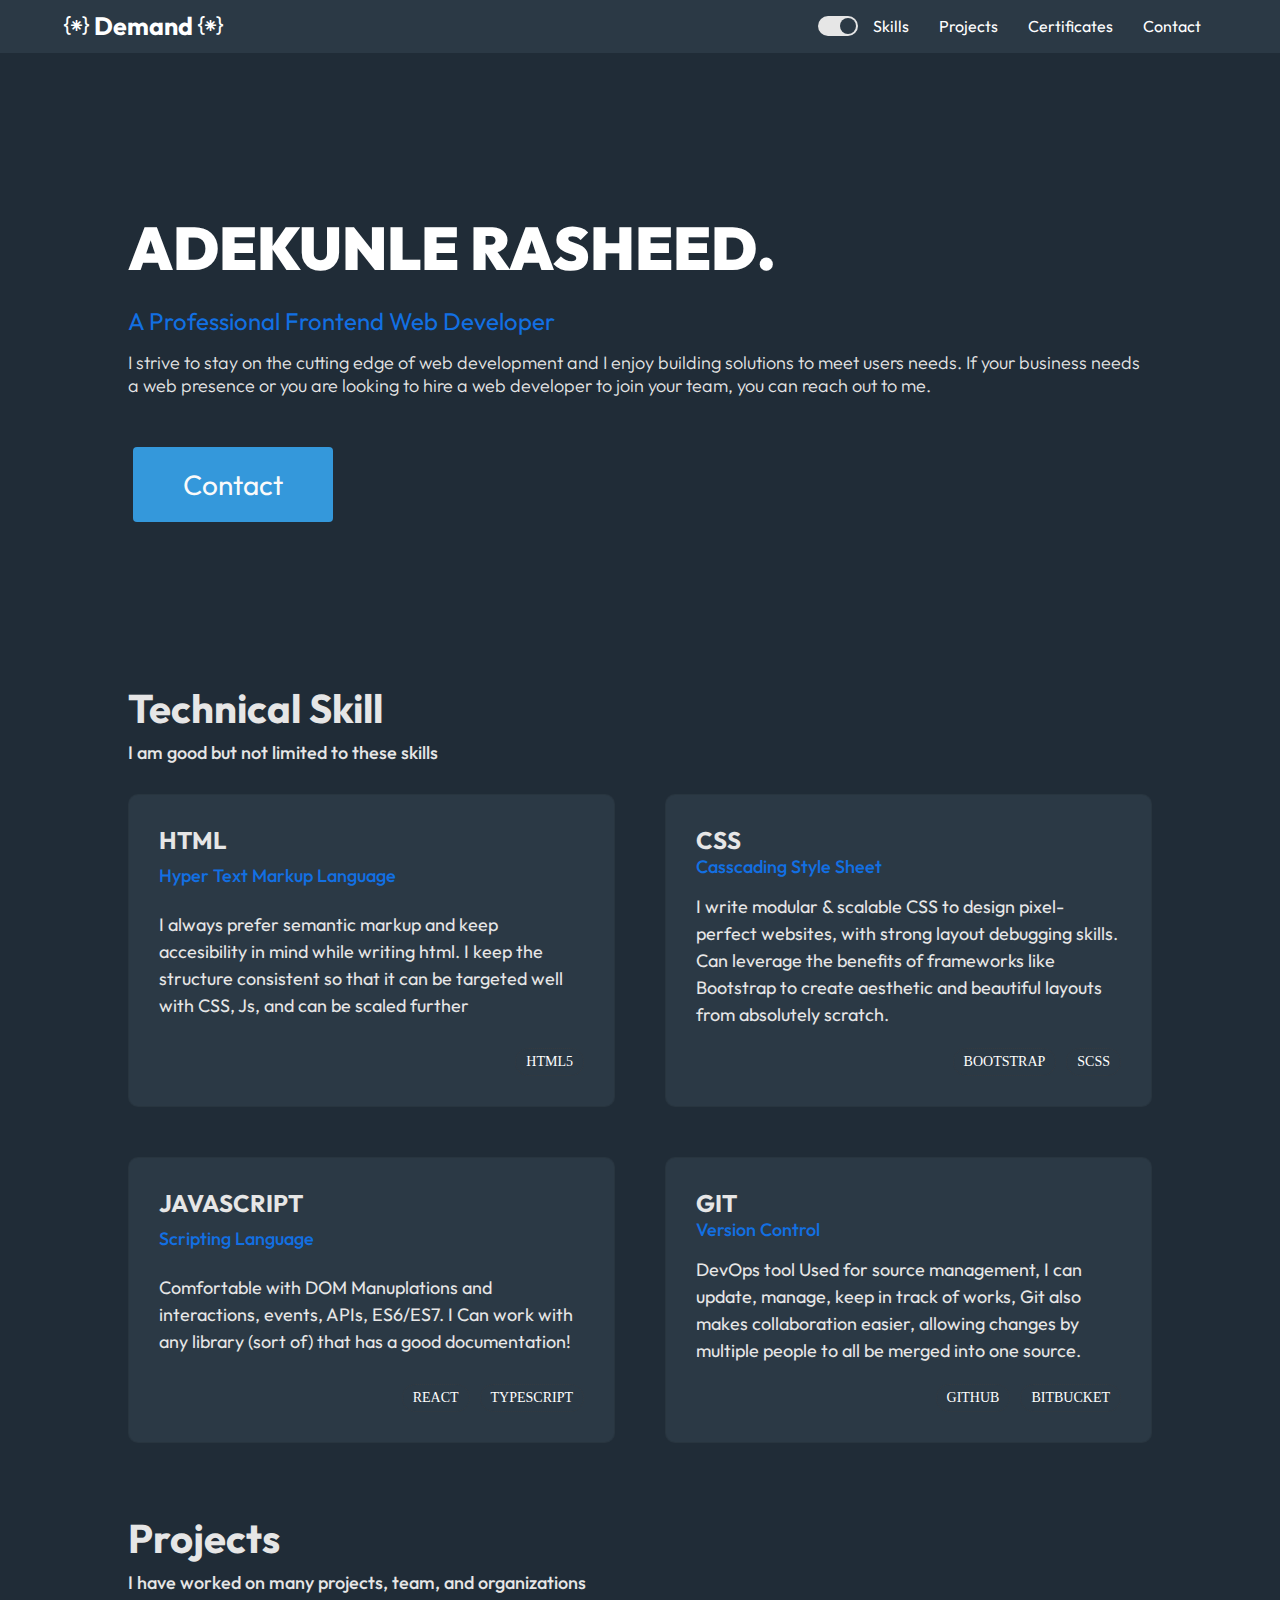
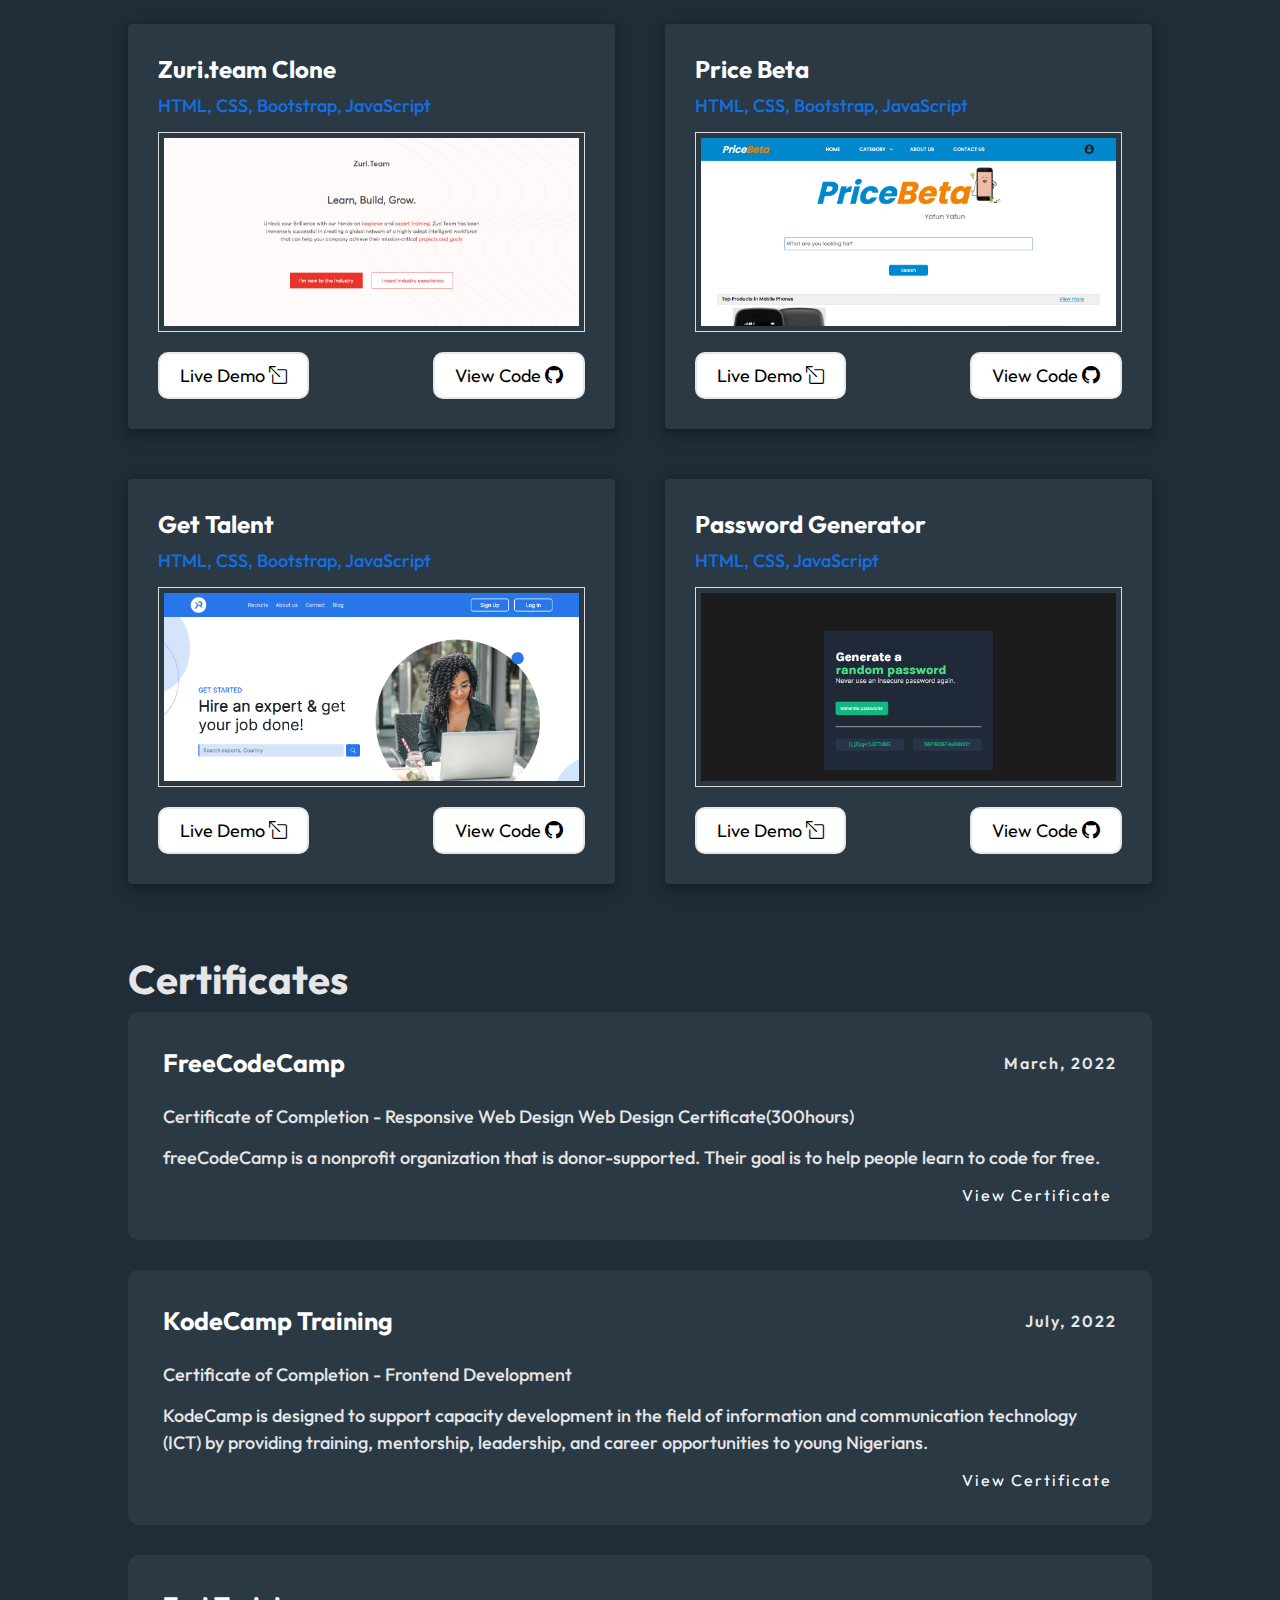
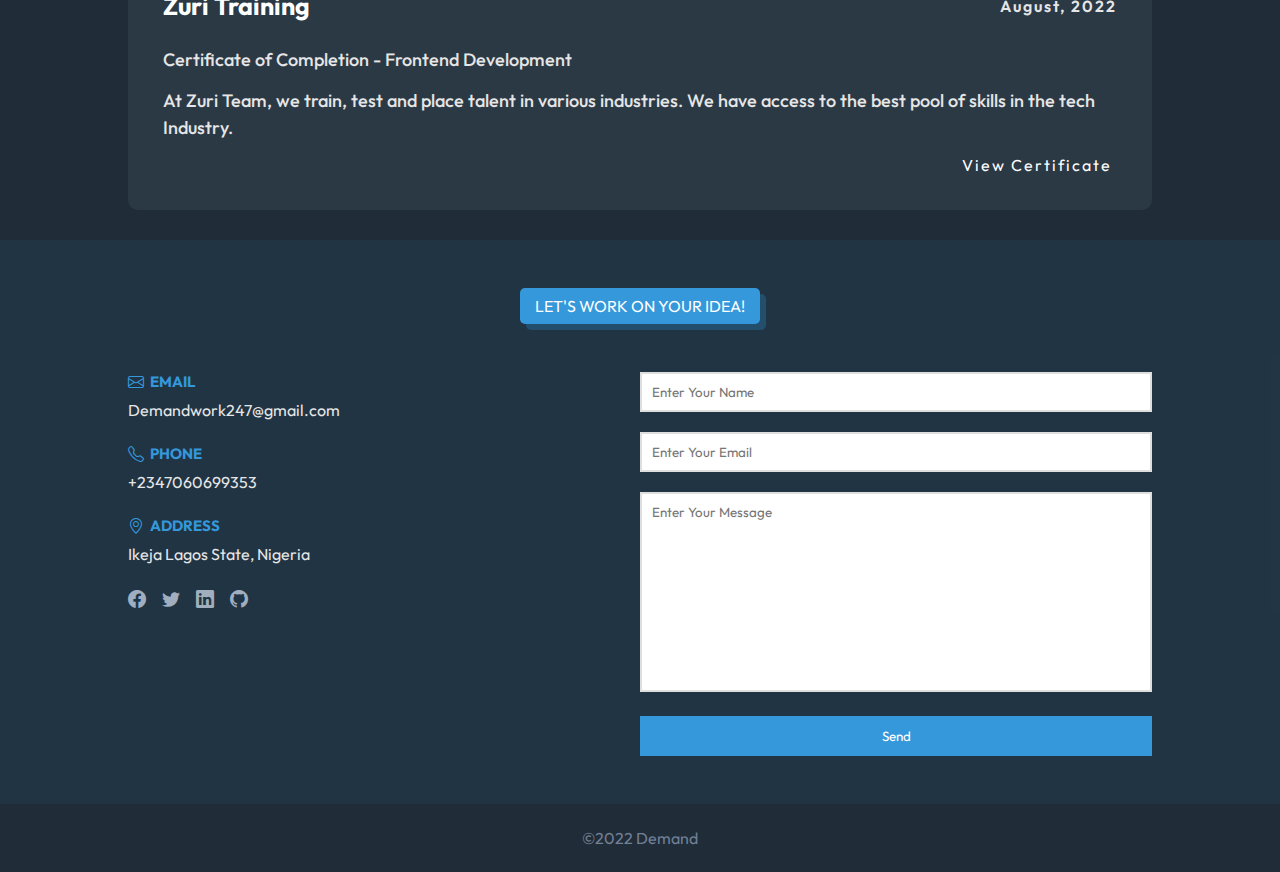
<file: index.html>
<!DOCTYPE html>
<HTML lang="en">
<head>
    <meta charset="UTF-8">
    <meta http-equiv="X-UA-Compatible" content="IE=edge">
    <meta name="viewport" content="width=device-width, initial-scale=1.0">
    <link rel="stylesheet" href="https://cdn.jsdelivr.net/npm/bootstrap-icons@1.8.3/font/bootstrap-icons.css">
    <title>Demand Portfolio</title>
    <link rel="icon" href="./img/favicon.ico" type="image/x-icon">
    <link rel="stylesheet" href="./css/style.css">
</head>
<body class="dark">
     <header>
          <div class="header-container">
               <div class="logo">
                   <h4><i class="bi bi-braces-asterisk"></i> Demand <i class="bi bi-braces-asterisk"></i></h4>
               </div>
               <div class="hamburger">
                    <i class="bi bi-three-dots-vertical"></i>
               </div>
               <ul class="nav-list">
                    <div class="toggle dark">
                         <i class="indicator"></i>
                    </div>
                    <li class="nav-item">
                         <a class="nav-link" href="#skills">Skills</a>
                    </li>
                    <li class="nav-item">
                         <a class="nav-link" href="#project">Projects</a>
                    </li>
                    <li class="nav-item">
                         <a  class="nav-link" href="#certificate">Certificates</a>
                    </li>
                    <li class="nav-item">
                         <a class="nav-link" href="#contact">Contact</a>
                    </li>
               </ul>
          </div>
          
     </header>
    <main>
        <section class="hero display" id="hero">
                 <div class="hero-container container">
                      <div class="hero-header-container">
                               <div class="hero-header-content">
                                    <h1>Adekunle Rasheed.</h1>
                                    <h2>A Professional Frontend Web Developer</h2>
                                    <p>I strive to stay on the cutting edge of web development and I enjoy building solutions to meet users needs. If your business needs a web presence or you are looking to hire a web developer to join your team, you can reach out to me.</p>
                               </div>
                               <div class="work">
                                    <a class="btn" href="#contact"> <span>Contact</span></a>
                                </div>
                              
                           
                        </div>
                    </div>
        </section>
        <section class="skills" id="skills">
                 <div class="skill-container container">
                      <div class="header">
                            <h2>Technical Skill</h2>
                            <h6>I am good but not limited to these skills</h6>
                      </div>
                      <div class="skill-wrapper">
                           <div class="html skill-card">
                                <h4>HTML</h4> 
                                 <h6>Hyper Text Markup Language</h6>
                                <p>I always prefer semantic markup and keep accesibility in mind while writing html. I keep the structure consistent so that it can be targeted well with CSS, Js, and can be scaled further</p>
                                <div class="more">
                                    <span>HTML5</span>
                                </div>
                                
                           </div>
                           <div class="css skill-card">
                                <h4>CSS</h4> 
                                <h6>Casscading Style Sheet</h6>
                                <p>I write modular & scalable CSS to design pixel-perfect websites, with strong layout debugging skills. Can leverage the benefits of frameworks like Bootstrap to create aesthetic and beautiful layouts from absolutely scratch.</p>
                                <div class="more">
                                    <span>BOOTSTRAP</span>
                                    <span>SCSS</span>
                                </div>
                           </div>
                           <div class="js skill-card">
                                <h4>JAVASCRIPT</h4> 
                                <h6>Scripting Language</h6>
                                <p>Comfortable with DOM Manuplations and interactions, events, APIs, ES6/ES7. I Can work with any library (sort of) that has a good documentation!</p>
                                <div class="more">
                                    <span>REACT</span>
                                    <span>TYPESCRIPT</span>
                                </div>
                           </div>
                           <div class="git skill-card">
                                <h4>GIT</h4> 
                                <h6>Version Control</h6>
                                <p>DevOps tool Used for source management, I can update, manage, keep in track of works, Git also makes collaboration easier, allowing changes by multiple people to all be merged into one source.</p>
                                <div class="more">
                                    <span>GITHUB</span>
                                    <span>BITBUCKET</span>
                                </div>
                           </div>
                      </div>
                       
                 </div>
        </section>
        <section class="project" id="project">
                 <div class="project-container container">
                      <div class="header">
                            <h2>Projects</h2>
                            <h6>I have worked on many projects, team, and organizations</h6>
                      </div>
                      <div class="project-wrapper">
                           <div class="project-card zuri-clone">
                                <div class="project-card-header">
                                     <h4>Zuri.team Clone</h4> 
                                     <h6>HTML, CSS, Bootstrap, JavaScript</h6>
                                </div>
                                <div class="img">
                                     <img src="./img/zuri.png" alt="" width="100%">
                                </div>
                                <!-- <p>Zuri team is a free online bootcamp that help newbies to master web development This was one of my favorite challenges, this was my final Challenger in Zuri training Cohort 6. </p> -->
                                <div class="view-more">
                                    <a href="https://demandtech.github.io/Zuri.team-clone/" target="_blank" class="live">Live Demo <i class="bi bi-box-arrow-up-left"></i></a>
                                    <a href="https://github.com/Demandtech/Zuri.team-clone" target="_blank" class="code">View Code <i class="bi bi-github"></i></a>
                                </div>
                           </div>
                           <div class="project-card">
                                <div class="project-card-header">
                                     <h4>Price Beta</h4> 
                                     <h6>HTML, CSS, Bootstrap, JavaScript</h6>
                                </div>
                                <div class="img">
                                     <img src="./img/pricebeta.png" alt="" width="100%">
                                </div>
                                <!-- <p>PriceBeta, a comparison shopping engine, is a tool or platform that allows users to compare price of various products, and shipping options across multiple merchants and retailers platforms and in the process presenting the users with price offers that best meets their interest.</p> -->
                                <div class="view-more">
                                    <a href="https://pricebetatesting.herokuapp.com/index#" class="live" target="_blank">Live Demo <i class="bi bi-box-arrow-up-left"></i></a>
                                    <a href="https://github.com/zuri-training/Team_21-Price-Compare" target="_blank" class="code">View Code <i class="bi bi-github"></i></a>
                                </div>
                           </div>
                           <div class="project-card">
                                <div class="project-card-header">
                                     <h4>Get Talent</h4> 
                                     <h6>HTML, CSS, Bootstrap, JavaScript</h6>
                                </div>
                                <div class="img">
                                     <img src="./img/gettalent.png" alt="" width="100%">
                                </div>
                                <!-- <p>Get Talent, a platform where you can hire great talent all over africa </p> -->
                                <div class="view-more">
                                    <a href="https://demandtech.github.io/kodecamp-get-talent-project/" class="live" target="_blank" >Live Demo <i class="bi bi-box-arrow-up-left"></i></a>
                                    <a href="https://github.com/kodecampteam/kodecamp-get-talent-frontend/tree/develop" class="code" target="_blank" >View Code <i class="bi bi-github"></i></a>
                                </div>
                           </div>
                           <div class="project-card">
                                <div class="project-card-header">
                                     <h4>Password Generator</h4> 
                                     <h6>HTML, CSS, JavaScript</h6>
                                </div>
                                <div class="img">
                                     <img src="./img/password.png" alt="" width="100%">
                                </div>
                                <!-- <p>Zuri team is a bootcamp that help newbies to master web development This was one of my favorite challenges, this was my final Challenger in Zuri training Cohort 6. </p> -->
                                <div class="view-more">
                                    <a href="https://demandtech.github.io/Random-Password/" target="_blank" class="live">Live Demo <i class="bi bi-box-arrow-up-left"></i></a>
                                    <a href="https://github.com/Demandtech/Random-Password" target="_blank" class="code">View Code <i class="bi bi-github"></i></a>
                                </div>
                           </div>
                      </div>
                       
                 </div>
        </section>
        <section class="cert" id="certificate">
               <div class="container cert-container">
                     <div class="header">
                            <h2>Certificates</h2>
                            
                      </div>
                      <div class="cert-wrapper">
                            <div class="freecodecamp cert-card">
                                  <div class="cert-card-header">
                                       <h6>FreeCodeCamp</h6>
                                       <span>March, 2022</span>
                                  </div>
                                  <p class="subhead">Certificate of Completion - Responsive Web Design Web Design Certificate(300hours)</p>
                                  <p> freeCodeCamp is a nonprofit organization that is donor-supported. Their goal is to help people learn to code for free.</p>
                                  <div class="view-cert">
                                       <a href="https://freecodecamp.org/certification/Demandtvs/responsive-web-design" target="_blank">View Certificate</a>
                                  </div>
                                  
                            </div>
                            <div class="kodecamp cert-card">
                                 <div class="cert-card-header">
                                      <h6>KodeCamp Training</h6>
                                      <span>July, 2022</span>
                                 </div>
                                 <p class="subhead">Certificate of Completion - Frontend Development</p>
                                 <p>KodeCamp is designed to support capacity development in the field of information and communication technology (ICT) by providing training, mentorship, leadership, and career opportunities to young Nigerians.</p>
                                 <div class="view-cert">
                                       <a href="https://drive.google.com/file/d/1OpOUiMOHW4Ov6rbNHt4HpOwvtsl4LTbg/view?usp=sharing" target="_blank">View Certificate</a>
                                  </div>
                            </div>
                            <div class="zuri cert-card">
                                 <div class="cert-card-header">
                                      <h6>Zuri Training</h6>
                                      <span>August, 2022</span>
                                 </div>
                                 <p class="subhead">Certificate of Completion - Frontend Development</p>
                                 <p>At Zuri Team, we train, test and place talent in various industries. We have access to the best pool of skills in the tech Industry.</p>
                                 <div class="view-cert">
                                       <a href="#">View Certificate</a>
                                  </div>
                            </div>
                      </div>
               </div>
        </section>
        <section class="contact" id="contact">
                 <div class="container contact-container">
                      <div class="contact-header">
                            <h3>LET'S WORK ON YOUR IDEA!</h3>
                      </div>
                      <div class="contact-wrapper">
                           <div class="left-contact-wrapper">
                           <div class="email">
                                <div class="box-header">
                                     <i class="bi bi-envelope"></i>
                                     <h5>EMAIL</h5>
                                </div>
                                <span>Demandwork247@gmail.com</span>
                           </div>
                           <div class="call">
                                 <div class="box-header">
                                      <i class="bi bi-telephone"></i>
                                      <h5>PHONE</h5>
                                 </div>
                                 <span>+2347060699353</span>
                            </div>
                            <div class="address">
                                 <div class="box-header">
                                      <i class="bi bi-geo-alt"></i>
                                      <h5>ADDRESS</h5>
                                 </div>
                                 
                                 <span>Ikeja Lagos State, Nigeria</span>
                            </div>
                            <div class="box-header social">
                                <a href="https://www.facebook.com/profile.php?id=100079860615543" target="_blank">
                                   <i class="bi bi-facebook"></i>
                                </a>
                                <a href="https://twitter.com/Demandtvs" target="_blank">
                                   <i class="bi bi-twitter"></i>
                                </a>
                                <a href="https://www.linkedin.com/in/rasheed-adekunle-18540a22b/" target="_blank">
                                    <i class="bi bi-linkedin"></i>
                                </a>
                                <a href="https://github.com/Demandtech" target="_blank">
                                    <i class="bi bi-github"></i>
                                </a>
                            </div>
                            </div>
                            <div class="right-contact-wrapper">
                                <form action="">
                                        <input id="name" type="text" placeholder="Enter Your Name"><br>
                                        <input id="email" type="email" placeholder="Enter Your Email"><br>
                                        <textarea id="message"style="resize: none; height: 200px;" placeholder="Enter Your Message"></textarea><br>
                                        <button type="submit">Send</button>
                                </form>
                            </div>
                      </div>
                </div>
              

              

        </section>
    </main>
    <footer>
        <div class="footer-container">
            <p>&#169;2022 Demand</p>
        </div>
    </footer>


    <script src="./js/index.js"></script>
</body>
</html>
</file>
<file: css/style.css>
@import url('https://fonts.googleapis.com/css2?family=Outfit:wght@300;400;500;600;700;800;900&display=swap');
:root {
    --darkBlue: hsl(209, 23%, 22%);
    --Blue: #1270e3;
    --buttonBg: #3498db;
    --buttonColor: hsl(0, 0%, 98%);
}

.dark {
    --backgroundcolor: hsl(207, 26%, 17%);
    --elementBackground: hsl(209, 23%, 22%);
    --darkModeWhiteColorText: hsl(0, 0%, 100%);
    --darkModeDullWhiteColotText: hsl(0, 0%, 90%);
}

html {
    scroll-behavior: smooth;
}
body {
    background-color: hsl(0, 0%, 90%);
    scroll-behavior: smooth;
    font-family: 'Outfit', 'caviar-dreams';
    background-color: var(--backgroundcolor);
}

* {
    padding: 0;
    margin: 0;
    box-sizing: border-box;
    font-family: 'outfit';
}

header {
    border-bottom: 1px solid var(--darkBlue);
    background-color: var(--elementBackground);
}



.header-container {
    display: flex;
    justify-content: space-between;
    align-items: center;
    padding: 10px 0;
    width: 90%;
    margin: 0 auto;
}

.logo h4 {
    font-size: 25px;
    color: var(--darkBlue);
    color: var(--darkModeWhiteColorText);
}



.toggle {
    position: relative;
    display: block;
    width: 40px;
    height: 20px;
    border-radius: 50px;
    cursor: pointer;         
    transition: 0.5s;
    background: var(--darkBlue);
   
}

.toggle.dark{
  background: var(--darkModeDullWhiteColotText);
}

.toggle .indicator {
    position: absolute;
    top: 0;
    left: 0;
    width: 20px;
    height: 20px;
    border-radius: 50%;
    background: var(--buttonColor);
    transition: 0.5s;
    transform: scale(0.8);
}

.toggle.dark .indicator {
    left: 20px;
    background: var(--darkBlue);   
}



.nav-list {
    display: flex;
    align-items: center;
    list-style-type: none;
}

.nav-item {
    margin: 0 10px;
}

.nav-link {
    text-decoration: none;
    padding: 10px 5px;
    color: var(--darkBlue);
    color: var(--darkModeWhiteColorText);
    transition: 0.3s;
}

.nav-link:hover {
    border-bottom: 6px solid var(--Blue);
}

.container {
    width: 80%;
    margin: 0 auto;
}

.hero-container {
    display: flex;
    flex-direction: column;
    justify-content: center;
    min-height: 70vh;
}

.hero-header-content h1 {
    font-size: 60px;
    font-weight: 900;
    color: var(--darkBlue);
    color: var(--darkModeWhiteColorText);
    text-transform: uppercase;
    padding-bottom: 20px;
}

.hero-header-container h2 {
    font-weight: 400;
    color: var(--Blue);
    padding-bottom: 15px;
    
}


.hero-header-container p {
    font-size: 18px;
    font-weight: 300;
    color: var(--darkModeDullWhiteColotText);
}

/* @keyframes slideinright{
  from{
    padding-right: 20px;
  }

  to{
    padding-right: 0;
  }
} */

.work {
    margin-top: 45px;
}

.btn {
    display: inline-block;
    border-radius: 4px;
    background-color: var(--buttonBg);
    border: none;
    color: var(--buttonColor);
    text-align: center;
    font-size: 28px;
    padding: 20px;
    width: 200px;
    transition: all 0.5s;
    cursor: pointer;
    margin: 5px;
    text-decoration: none;
}

.btn span {
    cursor: pointer;
    display: inline-block;
    position: relative;
    transition: 0.5s;
}

.btn span:after {
    content: '\00bb';
    position: absolute;
    opacity: 0;
    top: 0;
    right: -20px;
    transition: 0.5s;
}
.btn:hover span {
    padding-right: 25px;
}

.btn:hover span:after {
    opacity: 1;
    right: 0;
}

/* Skills */

.header h2 {
    font-size: 40px;
    font-weight: 700;
    margin-bottom: 8px;
    color: var(--darkModeDullWhiteColotText);
}

.header h6 {
    font-size: 18px;
    font-weight: 500;
    color: var(--Blue);
    color: var(--darkModeDullWhiteColotText);
}

.skill-wrapper {
    display: grid;
    grid-template-columns: repeat(
        auto-fit,
        minmax(310px, 487px)
    );
    gap: 50px;
    padding: 30px 0;
    margin-bottom: 40px;
    justify-content: center;
}

.skill-card {
    border: 1px solid #1b1f2326;
    padding: 30px;
    border-radius: 10px;
    display: flex;
    justify-content: space-between;
    flex-direction: column;
    background: var(--elementBackground);
}

.skill-card h4 {
    font-size: 24px;
    color: var(--darkModeDullWhiteColotText);
}

.skill-card h6 {
    padding-bottom: 15px;
    font-size: 18px;
    font-weight: 500;
    color: var(--Blue);
}

.skill-card p {
    margin-bottom: 20px;
    font-size: 18px;
    line-height: 1.5;
    color: #6b7280;
    color: var(--darkModeDullWhiteColotText);
}

.more {
    display: flex;
    justify-content: flex-end;
    gap: 10px;
}

.more span {
    border: 1px dotted #343a40;
    color: var(--darkModeWhiteColorText);
    border-radius: 20px;
    padding: 5px 10px;
    font-family: 'Caviar Dreams';
    font-size: 14px;
}

.view-more {
    display: flex;
    justify-content: space-between;
    z-index: 999;
}

.view-more a {
    background-color: white;
    color: black;
    border: 2px solid #e7e7e7;
    padding: 10px 20px;
    text-decoration: none;
    border-radius: 10px;
    font-size: 18px;
    transition-duration: 0.4s;
}

.view-more a:hover {
    background-color: #e7e7e7;
}

/* .live:hover{

  background-color: #e7e7e7; 
} */

.project-wrapper {
    display: grid;
    grid-template-columns: repeat(
        auto-fit,
        minmax(310px, 487px)
    );
    justify-content: center;
    gap: 50px;
    padding: 30px 0;
    margin-bottom: 40px;
}

.project-card .img {
    height: 200px;
    margin-bottom: 20px;
    border: 1px solid #ddd;
    padding: 5px;
}

/* .project-card:hover {
    box-shadow: 0 0 2px 1px rgba(0, 140, 186, 0.5);
} */

.project-card .img img {
    object-fit: cover;
    height: 100%;
    object-position: top;
}

.project-card {
    padding: 30px;
    border-radius: 2px;
    display: flex;
    justify-content: space-between;
    border-radius: 4px;
    flex-direction: column;
    box-shadow: 0 4px 8px 0 rgba(0, 0, 0, 0.2),
        0 6px 20px 0 rgba(0, 0, 0, 0.19);
    background: var(--elementBackground);
}

.project-card h4 {
    font-size: 24px;
    margin-bottom: 10px;
    color: var(--darkModeWhiteColorText);
}

.project-card h6 {
    padding-bottom: 15px;
    font-size: 18px;
    font-weight: 500;
    color: var(--Blue);
}

.project-card p {
    margin-bottom: 20px;
    font-size: 18px;
    line-height: 1.5;
    color: #6b7280;
}

.cert-card {
    /* border: 1px solid var(--Blue); */
    background: var(--elementBackground);
    padding: 35px;
    margin-bottom: 30px;
    border-radius: 10px;
}

.view-cert {
    text-align: right;
}

.view-cert a {
    letter-spacing: 2px;
    text-decoration: none;
    color: #212529;
    color: var(--darkModeWhiteColorText);
    padding: 5px;
    border-radius: 4px;
    transition: 0.3s;
}

.view-cert a:hover {
    color: var(--buttonColor);
    background-color: var(--Blue);
}

.cert-card h6 {
    font-size: 25px;
    color: var(--darkModeWhiteColorText);
}

.cert-card p {
    padding-bottom: 14px;
    line-height: 1.5;
    font-size: 18px;
    font-weight: 500;
    color: var(--darkModeDullWhiteColotText);
}

.subhead {
    color: var(--Blue);
    font-family: 'Outfit' !important;
    font-weight: 600;
}

.cert-card-header {
    display: flex;
    justify-content: space-between;
    align-items: center;
    padding-bottom: 24px;
}

.cert-card-header span {
    color: #6b7280;
    color: var(--darkModeDullWhiteColotText);
    font-family: 'outfit';
    font-weight: 600;
    letter-spacing: 2px;
}

.contact {
    background-color: rgba(52, 152, 219, 0.08);
    padding-bottom: 48px;
}

.contact-header {
    text-align: center;
    padding: 48px 0;
}

.contact-container h3 {
    background-color: #3498db;
    box-shadow: 6px 6px 0 0 rgb(41 128 185 / 35%);
    color: #ffffff;
    padding: 8px 15px;
    font-size: 16px;
    display: inline-block;
    border-radius: 5px;
    font-weight: 400;
}

.contact-wrapper {
    display: flex;
    justify-content: space-between;
}

.left-contact-wrapper {
    width: 50%;
}

.box-header {
    display: flex;
    gap: 6px;
    margin-bottom: 8px;
    color: #3498db;
}

.box-header h5 {
    font-size: 15px;
}
.call span,
.email span,
.address span {
    color: #4a5568;
    color: var(--darkModeDullWhiteColotText);
}
.call,
.address,
.email {
    margin-bottom: 24px;
}

.social a {
    color: #a0aec0;
    font-size: 18px;
    margin-right: 10px;
}

.social a:hover {
    color: #4a5568;
}

.right-contact-wrapper {
    width: 50%;
}

form input,
form textarea {
    width: 100%;
    padding: 10px;
    margin-bottom: 20px;
    border: 2px solid rgba(0, 0, 0, 0.13);
}

form button {
    background-color: #3498db;
    border: 2px solid #3498db;
    color: #ffffff;
    width: 100%;
    padding: 10px;
    cursor: pointer;
}

input:focus,
textarea:focus {
    border: 2px solid #3498db !important;
    outline: none;
    border-radius: 4px;
}


.footer-container {
    text-align: center;
    padding: 24px 0;
}

.footer-container p {
    color: #718096;
}

.hamburger {
    display: none;
}

@media (max-width: 800px) {
    .container {
        width: 90%;
    }

    .hero-header-content h1 {
        font-size: 40px;
    }

    .skill-wrapper,
    .project-wrapper {
        grid-template-columns: repeat(
            auto-fit,
            minmax(310px, 1fr)
        );
        gap: 30px;
    }

    .skill-card h4,
    .project-card h4 {
        font-size: 20px;
    }

    .skill-card,
    .project-card {
        padding: 20px;
    }

    .skill-card h6,
    .project-card h6 {
        font-size: 16px;
    }

    .skill-card p {
        font-size: 16px;
    }

    .view-more a {
        font-size: 16px;
    }
}

@media (max-width: 426px) {
    header {
        position: fixed;
        left: 0;
        width: 100%;
    }
    .hamburger {
        display: block;
        padding-right: 20px;
    }

    .hamburger i {
        color: hsl(0, 0%, 100%);   
        font-size: 25px;
    }
    .header-container {
        width: 100%;
        padding-left: 20px;
    }
    .nav-list {
        position: absolute;
        background-color: hsl(0, 0%, 90%);
        background: var(--elementBackground);
        justify-content: space-between;
        left: 0;
        top: 50px;
        padding: 10px 20px;
        border-top: 1px solid;
        width: 100%;
        transform: translateX(-100%);
        transition: 0.5s;
    }

    .nav-open {
        transform: translateX(0);
    }

    .nav-link {
        padding-left: 0;
        padding-right: 0;
        font-size: 14px;
    }

    .hero {
        padding-top: 100px;
        padding-bottom: 50px;
    }

    .hero-header-content h1 {
        font-size: 25px;
    }

    .hero-header-content h2 {
        font-size: 18px;
    }

    .contact-wrapper {
        flex-direction: column;
    }

    .hero-header-container {
        text-align: center;
        width: 100%;
    }
    .work {
        width: 100%;
    }
    .work a {
        font-size: 16px;
    }

    .left-contact-wrapper,
    .right-contact-wrapper {
        width: 100%;
        margin-bottom: 20px;
    }

    .container {
        padding: 0px 30px;
        width: 100%;
    }

    .container h2 {
        font-size: 25px;
    }

    .container h4 {
        font-size: 18px;
    }

    .container h6 {
        font-size: 18px;
    }

    .project-card .view-more a {
        padding: 5px 10px;
        border-radius: 5px;
        font-size: 14px;
    }

    .cert-wrapper span {
        font-size: 14px;
    }

    .cert-card {
        padding: 20px 10px;
    }

    .cert-card p {
        color: #6b7280;
    }

    .subhead {
        color: #1270e3 !important;
    }

    .social {
        justify-content: center;
    }
}
</file>
